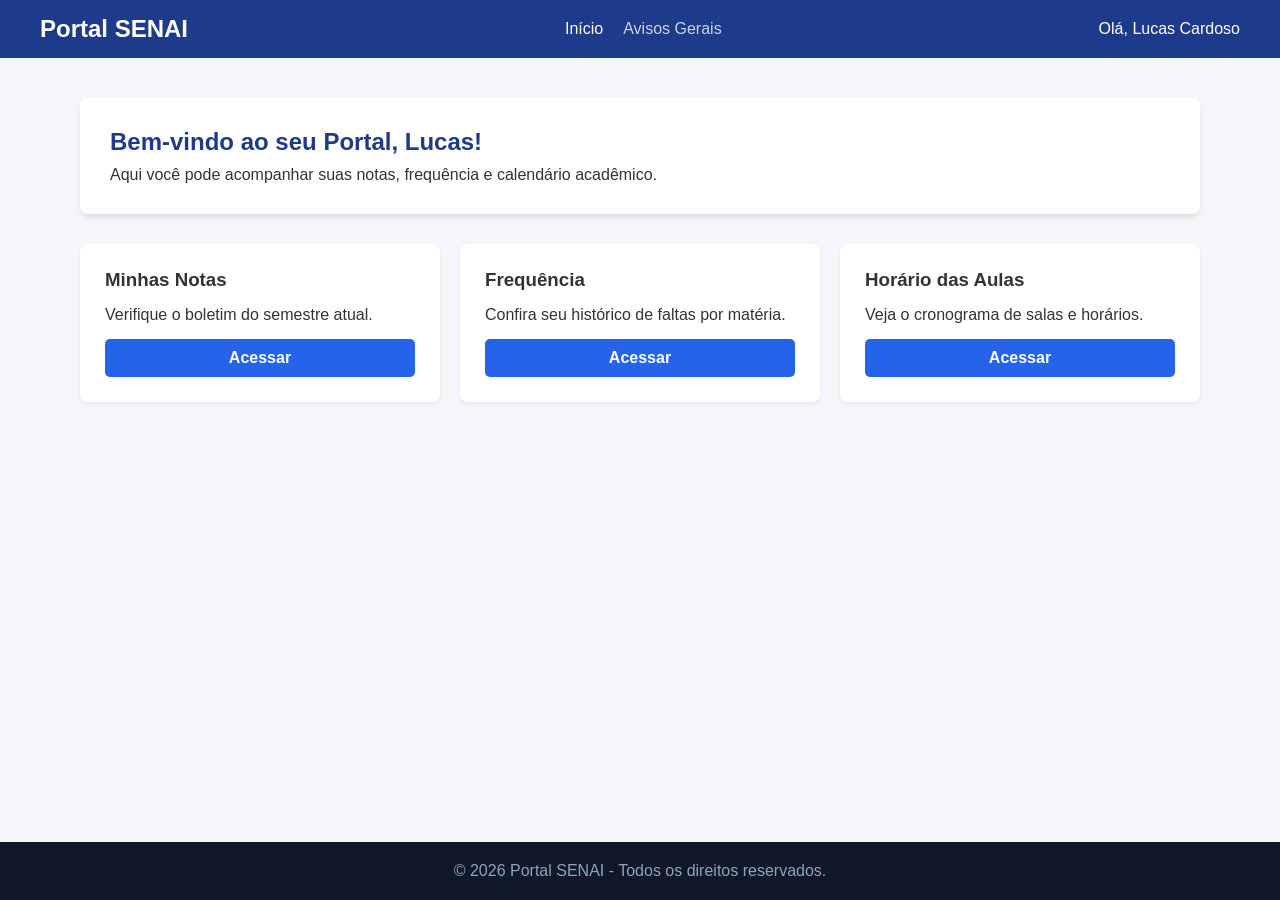
<file: Front-end/exemplo_professor/index.html>
<!DOCTYPE html> <!-- Declara o tipo do documento como HTML5 para que o navegador interprete as regras modernas corretamente -->
<html lang="pt-BR"> <!-- Elemento raiz que envolve todo o documento HTML. O atributo lang define o idioma principal como Português do Brasil -->
<head> <!-- Seção do cabeçalho técnico da página (contém metadados, títulos e links externos não visíveis diretamente no corpo) -->
    <meta charset="UTF-8"> <!-- Configura a codificação de caracteres para UTF-8, permitindo acentos e caracteres especiais da língua portuguesa -->
    <meta name="viewport" content="width=device-width, initial-scale=1.0"> <!-- Ajusta a escala da página para garantir responsividade em telas mobile e desktops -->
    <title>Portal do Aluno - Início</title> <!-- Define o título que será exibido na aba do navegador -->
    
    <!-- Vincula o arquivo de estilos compartilhado -->
    <link rel="stylesheet" href="style.css"> <!-- Importa o arquivo de estilos CSS externo (style.css) para aplicar os estilos visuais -->
</head>
<body> <!-- Contém todo o conteúdo visível da página que é exibido para o usuário final -->

    <!-- Topo da página / Cabeçalho -->
    <header class="navbar"> <!-- Elemento semântico de cabeçalho da página, estruturado com a classe CSS navbar -->
        <div class="logo">Portal SENAI</div> <!-- Bloco genérico em nível de bloco utilizado para exibir a marca/logotipo do portal -->
        
        <!-- Menu de Navegação -->
        <nav class="nav-links"> <!-- Elemento semântico de navegação que agrupa os links do menu principal -->
            <a href="index.html" class="active">Início</a> <!-- Link hipertexto para a página inicial; a classe 'active' destaca que esta é a página atual -->
            <a href="avisos.html">Avisos Gerais</a> <!-- Link hipertexto direcionando para a página de avisos gerais -->
        </nav>
        
        <div class="user-profile">Olá, Lucas Cardoso</div> <!-- Bloco informativo para exibir a saudação e o nome do usuário ativo no sistema -->
    </header>

    <!-- Conteúdo Principal -->
    <main class="container"> <!-- Elemento semântico para o conteúdo principal da página; a classe 'container' limita a largura centralizada -->
        
        <!-- Seção do cartão de boas-vindas -->
        <section class="welcome-card"> <!-- Seção semântica que agrupa visualmente o cartão de mensagem de boas-vindas -->
            <h1>Bem-vindo ao seu Portal, Lucas!</h1> <!-- Título principal e de maior relevância hierárquica (Nível 1) na página -->
            <p>Aqui você pode acompanhar suas notas, frequência e calendário acadêmico.</p> <!-- Parágrafo de texto descritivo -->
        </section>

        <!-- Grade de cards de acesso rápido -->
        <div class="dashboard-grid"> <!-- Contêiner em bloco que organiza os cartões em formato de grade flexível -->
            
            <!-- Card individual de atalho: Notas -->
            <div class="card"> <!-- Bloco representando o primeiro cartão de funcionalidade rápida -->
                <h3>Minhas Notas</h3> <!-- Título de nível 3 para identificar a seção do cartão -->
                <p>Verifique o boletim do semestre atual.</p> <!-- Parágrafo informativo da funcionalidade -->
                <a href="#" class="btn">Acessar</a> <!-- Link estilizado via CSS para ter aparência de botão de ação -->
            </div>
            
            <!-- Card individual de atalho: Frequência -->
            <div class="card"> <!-- Bloco representando o segundo cartão de funcionalidade rápida -->
                <h3>Frequência</h3> <!-- Título de nível 3 para o cartão de frequência -->
                <p>Confira seu histórico de faltas por matéria.</p> <!-- Descrição do recurso do cartão -->
                <a href="#" class="btn">Acessar</a> <!-- Botão/Link de atalho para acessar a frequência -->
            </div>
            
            <!-- Card individual de atalho: Horários -->
            <div class="card"> <!-- Bloco representando o terceiro cartão de funcionalidade rápida -->
                <h3>Horário das Aulas</h3> <!-- Título de nível 3 para o cartão de horários -->
                <p>Veja o cronograma de salas e horários.</p> <!-- Descrição do recurso exibido -->
                <a href="#" class="btn">Acessar</a> <!-- Botão/Link de atalho para acessar o cronograma -->
            </div>
            
        </div>
    </main>

    <!-- Rodapé da Página -->
    <footer class="footer"> <!-- Elemento semântico para o rodapé da página estilizado com a classe 'footer' -->
        <p>&copy; 2026 Portal SENAI - Todos os direitos reservados.</p> <!-- Parágrafo exibindo a indicação de direitos autorais e copyright -->
    </footer>

</body>
</html>
</file>
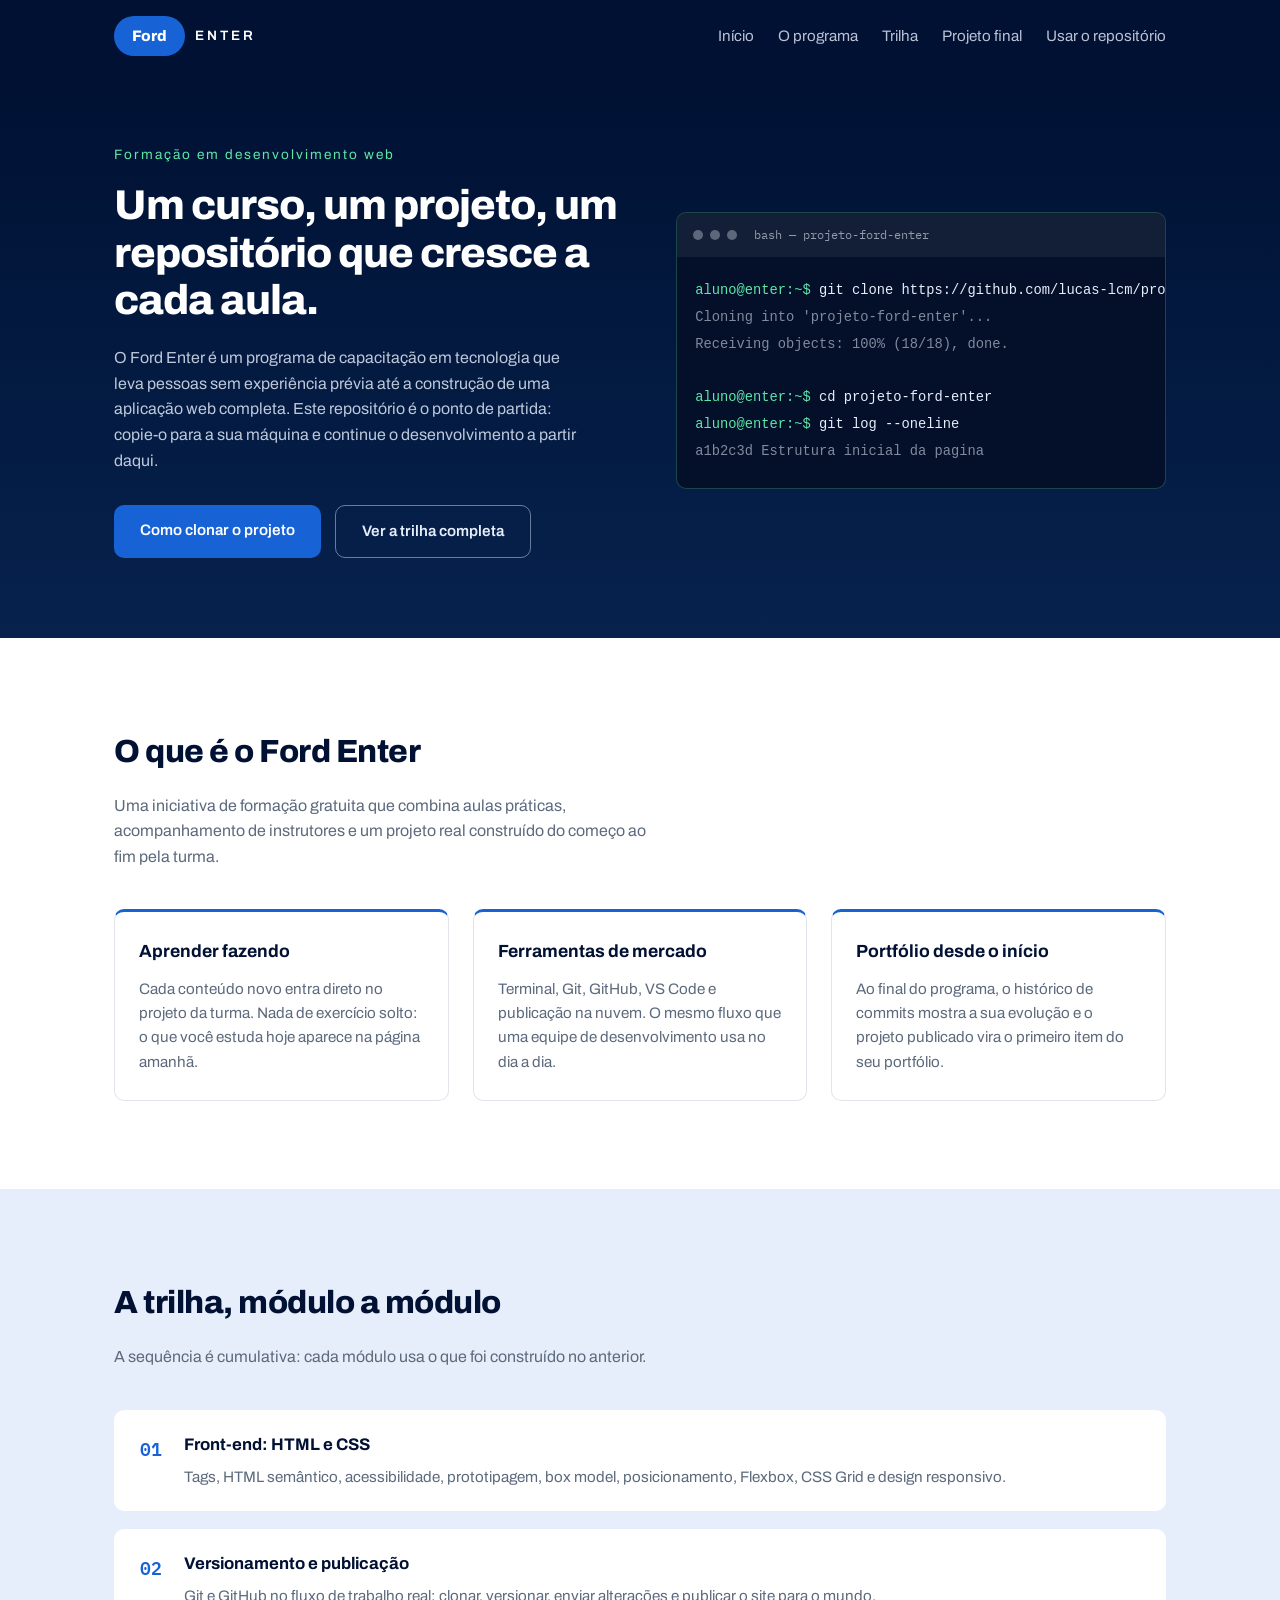
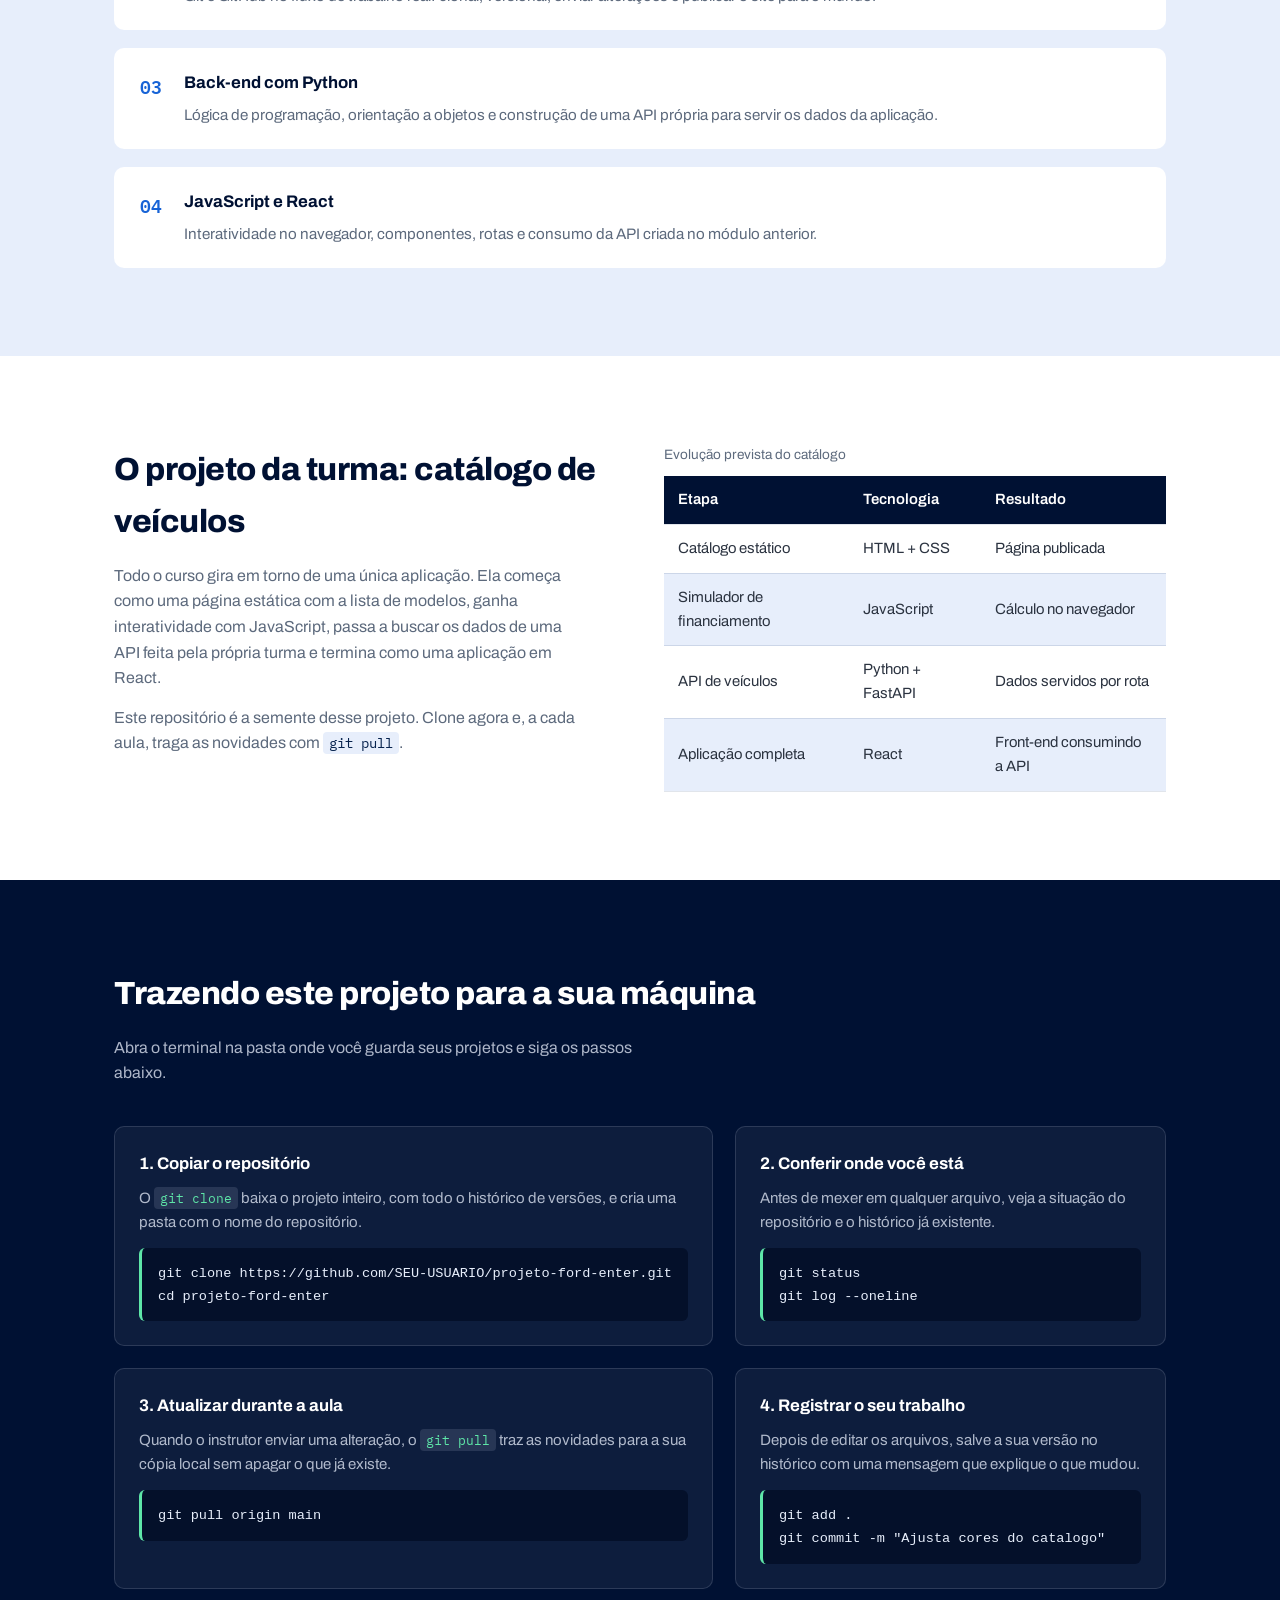
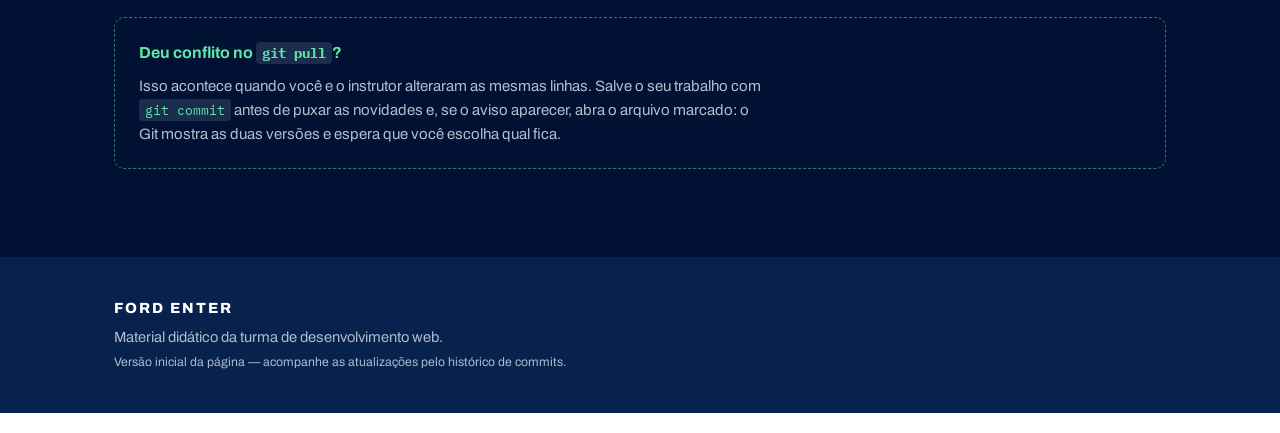
<file: Front-end/sobre_ford.html>
<!DOCTYPE html>
<html lang="pt-BR">

<head>
  <!-- Metadados básicos: codificação e responsividade (Aula 13) -->
  <meta charset="UTF-8">
  <meta name="viewport" content="width=device-width, initial-scale=1.0">

  <!-- Metadados de SEO (Aula 03) -->
  <title>Projeto Ford Enter | Programa de formação em desenvolvimento web</title>
  <meta name="description"
    content="Página-base do projeto Ford Enter: o que é o programa, a trilha de aprendizagem e como clonar este repositório com Git.">
  <meta name="author" content="Turma Ford Enter">

  <!-- Fontes externas -->
  <link rel="preconnect" href="https://fonts.googleapis.com">
  <link rel="preconnect" href="https://fonts.gstatic.com" crossorigin>
  <link href="https://fonts.googleapis.com/css2?family=Archivo:wght@400;600;800&family=IBM+Plex+Mono:wght@400;600&display=swap"
    rel="stylesheet">

  <!-- Folha de estilos do projeto (CSS externo, Aula 07) -->
  <link rel="stylesheet" href="style_sobre_ford.css">
</head>

<body>

  <!-- ===== Cabeçalho e navegação ===== -->
  <header class="cabecalho">
    <div class="container cabecalho__conteudo">
      <a class="marca" href="sobre_ford.html">
        <span class="marca__oval">Ford</span>
        <span class="marca__texto">Enter</span>
      </a>

      <nav class="menu" aria-label="Navegação principal">
        <ul class="menu__lista">
          <li><a href="index.html" class="active">Início</a></li>
          <li><a href="#programa">O programa</a></li>
          <li><a href="#trilha">Trilha</a></li>
          <li><a href="#projeto">Projeto final</a></li>
          <li><a href="#git">Usar o repositório</a></li>
          

        </ul>
      </nav>
    </div>
  </header>

  <main>

    <!-- ===== Destaque (hero) ===== -->
    <section class="hero">
      <div class="container hero__grade">

        <div class="hero__texto">
          <p class="hero__chamada">Formação em desenvolvimento web</p>
          <h1 class="hero__titulo">Um curso, um projeto, um repositório que cresce a cada aula.</h1>
          <p class="hero__descricao">
            O Ford Enter é um programa de capacitação em tecnologia que leva pessoas sem experiência prévia
            até a construção de uma aplicação web completa. Este repositório é o ponto de partida:
            copie-o para a sua máquina e continue o desenvolvimento a partir daqui.
          </p>

          <div class="hero__acoes">
            <a class="botao botao--principal" href="#git">Como clonar o projeto</a>
            <a class="botao botao--secundario" href="#trilha">Ver a trilha completa</a>
          </div>
        </div>

        <!-- Bloco que imita um terminal: o comando é o próprio "cartão de visitas" da aula -->
        <div class="terminal" aria-label="Exemplo de uso do terminal">
          <div class="terminal__barra">
            <span class="terminal__ponto"></span>
            <span class="terminal__ponto"></span>
            <span class="terminal__ponto"></span>
            <span class="terminal__nome">bash — projeto-ford-enter</span>
          </div>
          <pre class="terminal__corpo"><code><span class="prompt">aluno@enter:~$</span> git clone https://github.com/lucas-lcm/projeto-ford-enter.git
<span class="saida">Cloning into 'projeto-ford-enter'...</span>
<span class="saida">Receiving objects: 100% (18/18), done.</span>

<span class="prompt">aluno@enter:~$</span> cd projeto-ford-enter
<span class="prompt">aluno@enter:~$</span> git log --oneline
<span class="saida">a1b2c3d Estrutura inicial da pagina</span></code></pre>
        </div>

      </div>
    </section>

    <!-- ===== O programa ===== -->
    <section class="secao" id="programa">
      <div class="container">
        <h2 class="secao__titulo">O que é o Ford Enter</h2>
        <p class="secao__intro">
          Uma iniciativa de formação gratuita que combina aulas práticas, acompanhamento de instrutores
          e um projeto real construído do começo ao fim pela turma.
        </p>

        <ul class="cartoes">
          <li class="cartao">
            <h3 class="cartao__titulo">Aprender fazendo</h3>
            <p>Cada conteúdo novo entra direto no projeto da turma. Nada de exercício solto: o que
              você estuda hoje aparece na página amanhã.</p>
          </li>
          <li class="cartao">
            <h3 class="cartao__titulo">Ferramentas de mercado</h3>
            <p>Terminal, Git, GitHub, VS Code e publicação na nuvem. O mesmo fluxo que uma equipe de
              desenvolvimento usa no dia a dia.</p>
          </li>
          <li class="cartao">
            <h3 class="cartao__titulo">Portfólio desde o início</h3>
            <p>Ao final do programa, o histórico de commits mostra a sua evolução e o projeto publicado
              vira o primeiro item do seu portfólio.</p>
          </li>
        </ul>
      </div>
    </section>

    <!-- ===== Trilha de aprendizagem ===== -->
    <section class="secao secao--clara" id="trilha">
      <div class="container">
        <h2 class="secao__titulo">A trilha, módulo a módulo</h2>
        <p class="secao__intro">
          A sequência é cumulativa: cada módulo usa o que foi construído no anterior.
        </p>

        <ol class="trilha">
          <li class="trilha__etapa">
            <span class="trilha__numero">01</span>
            <div>
              <h3 class="trilha__titulo">Front-end: HTML e CSS</h3>
              <p>Tags, HTML semântico, acessibilidade, prototipagem, box model, posicionamento,
                Flexbox, CSS Grid e design responsivo.</p>
            </div>
          </li>
          <li class="trilha__etapa">
            <span class="trilha__numero">02</span>
            <div>
              <h3 class="trilha__titulo">Versionamento e publicação</h3>
              <p>Git e GitHub no fluxo de trabalho real: clonar, versionar, enviar alterações e
                publicar o site para o mundo.</p>
            </div>
          </li>
          <li class="trilha__etapa">
            <span class="trilha__numero">03</span>
            <div>
              <h3 class="trilha__titulo">Back-end com Python</h3>
              <p>Lógica de programação, orientação a objetos e construção de uma API própria para
                servir os dados da aplicação.</p>
            </div>
          </li>
          <li class="trilha__etapa">
            <span class="trilha__numero">04</span>
            <div>
              <h3 class="trilha__titulo">JavaScript e React</h3>
              <p>Interatividade no navegador, componentes, rotas e consumo da API criada no módulo
                anterior.</p>
            </div>
          </li>
        </ol>
      </div>
    </section>

    <!-- ===== Projeto final ===== -->
    <section class="secao" id="projeto">
      <div class="container projeto">
        <div class="projeto__texto">
          <h2 class="secao__titulo">O projeto da turma: catálogo de veículos</h2>
          <p>
            Todo o curso gira em torno de uma única aplicação. Ela começa como uma página estática
            com a lista de modelos, ganha interatividade com JavaScript, passa a buscar os dados de
            uma API feita pela própria turma e termina como uma aplicação em React.
          </p>
          <p>
            Este repositório é a semente desse projeto. Clone agora e, a cada aula, traga as
            novidades com <code class="codigo">git pull</code>.
          </p>
        </div>

        <table class="tabela">
          <caption>Evolução prevista do catálogo</caption>
          <thead>
            <tr>
              <th scope="col">Etapa</th>
              <th scope="col">Tecnologia</th>
              <th scope="col">Resultado</th>
            </tr>
          </thead>
          <tbody>
            <tr>
              <td>Catálogo estático</td>
              <td>HTML + CSS</td>
              <td>Página publicada</td>
            </tr>
            <tr>
              <td>Simulador de financiamento</td>
              <td>JavaScript</td>
              <td>Cálculo no navegador</td>
            </tr>
            <tr>
              <td>API de veículos</td>
              <td>Python + FastAPI</td>
              <td>Dados servidos por rota</td>
            </tr>
            <tr>
              <td>Aplicação completa</td>
              <td>React</td>
              <td>Front-end consumindo a API</td>
            </tr>
          </tbody>
        </table>
      </div>
    </section>

    <!-- ===== Instruções de Git ===== -->
    <section class="secao secao--escura" id="git">
      <div class="container">
        <h2 class="secao__titulo">Trazendo este projeto para a sua máquina</h2>
        <p class="secao__intro">
          Abra o terminal na pasta onde você guarda seus projetos e siga os passos abaixo.
        </p>

        <div class="passos">

          <article class="passo">
            <h3 class="passo__titulo">1. Copiar o repositório</h3>
            <p>O <code class="codigo">git clone</code> baixa o projeto inteiro, com todo o histórico de
              versões, e cria uma pasta com o nome do repositório.</p>
            <pre class="bloco-codigo"><code>git clone https://github.com/SEU-USUARIO/projeto-ford-enter.git
cd projeto-ford-enter</code></pre>
          </article>

          <article class="passo">
            <h3 class="passo__titulo">2. Conferir onde você está</h3>
            <p>Antes de mexer em qualquer arquivo, veja a situação do repositório e o histórico já
              existente.</p>
            <pre class="bloco-codigo"><code>git status
git log --oneline</code></pre>
          </article>

          <article class="passo">
            <h3 class="passo__titulo">3. Atualizar durante a aula</h3>
            <p>Quando o instrutor enviar uma alteração, o <code class="codigo">git pull</code> traz as
              novidades para a sua cópia local sem apagar o que já existe.</p>
            <pre class="bloco-codigo"><code>git pull origin main</code></pre>
          </article>

          <article class="passo">
            <h3 class="passo__titulo">4. Registrar o seu trabalho</h3>
            <p>Depois de editar os arquivos, salve a sua versão no histórico com uma mensagem que
              explique o que mudou.</p>
            <pre class="bloco-codigo"><code>git add .
git commit -m "Ajusta cores do catalogo"</code></pre>
          </article>

        </div>

        <aside class="aviso">
          <h3 class="aviso__titulo">Deu conflito no <code class="codigo">git pull</code>?</h3>
          <p>
            Isso acontece quando você e o instrutor alteraram as mesmas linhas. Salve o seu trabalho
            com <code class="codigo">git commit</code> antes de puxar as novidades e, se o aviso
            aparecer, abra o arquivo marcado: o Git mostra as duas versões e espera que você escolha
            qual fica.
          </p>
        </aside>
      </div>
    </section>

  </main>

  <!-- ===== Rodapé ===== -->
  <footer class="rodape">
    <div class="container rodape__conteudo">
      <p class="rodape__marca">Ford Enter</p>
      <p>Material didático da turma de desenvolvimento web.</p>
      <p><small>Versão inicial da página — acompanhe as atualizações pelo histórico de commits.</small></p>
    </div>
  </footer>

</body>

</html>
</file>
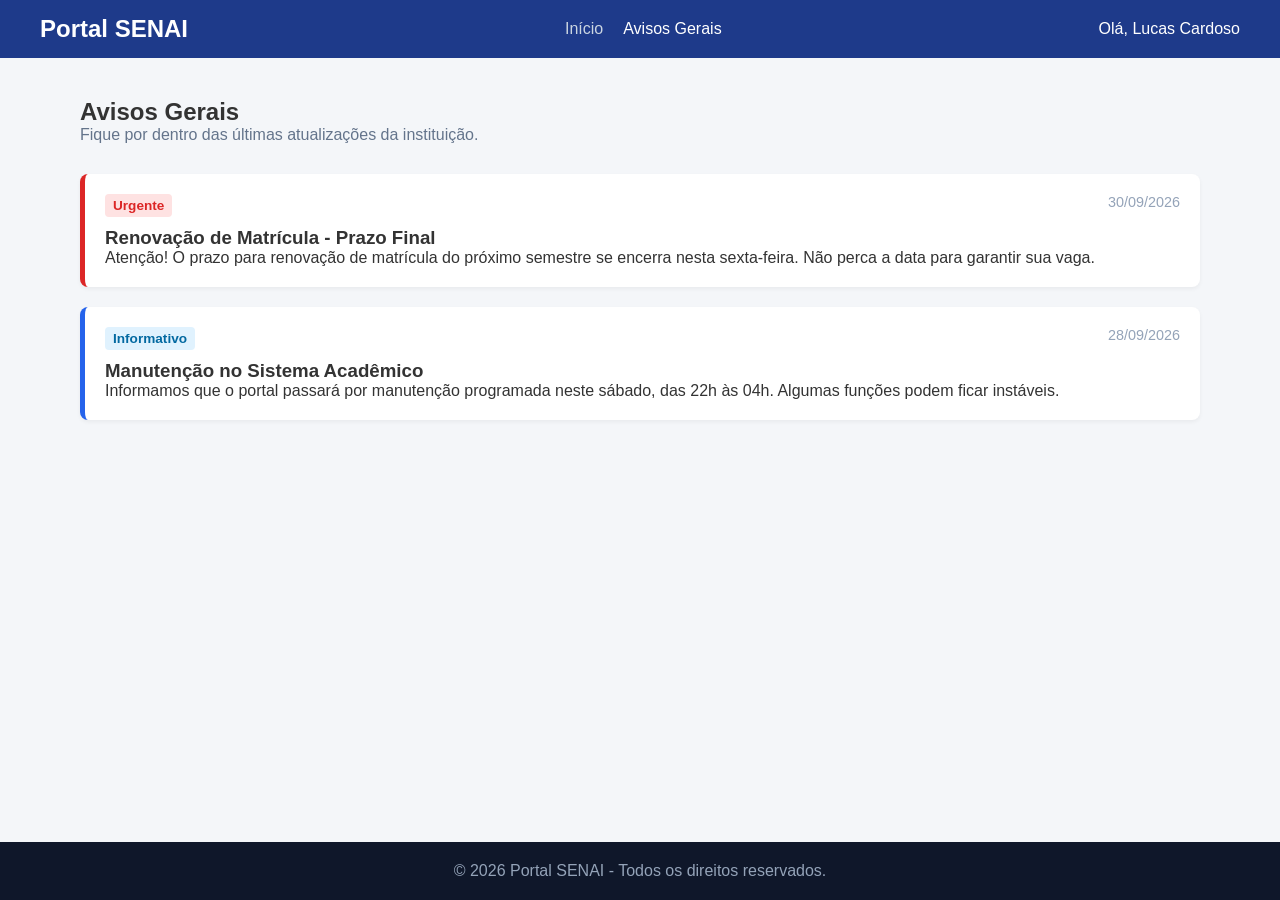
<file: Front-end/exemplo_professor/avisos.html>
<!DOCTYPE html> <!-- Informa ao navegador que o documento deve ser renderizado no padrão HTML5 -->
<html lang="pt-BR"> <!-- Define a linguagem base da estrutura do documento como português do Brasil -->
<head> <!-- Seção com os metadados e arquivos de configuração que não aparecem na tela diretamente -->
    <meta charset="UTF-8"> <!-- Define o padrão de codificação de caracteres UTF-8 -->
    <meta name="viewport" content="width=device-width, initial-scale=1.0"> <!-- Ajusta a visualização para dispositivos móveis e telas responsivas -->
    <title>Portal do Aluno - Avisos Gerais</title> <!-- Define o título exibido na aba do navegador para a página de avisos -->
    <link rel="stylesheet" href="style.css"> <!-- Importa a folha de estilo CSS compartilhada -->
</head>
<body> <!-- Contêiner de todos os elementos visíveis na página de avisos -->

    <!-- Cabeçalho idêntico para manter a consistência do portal -->
    <header class="navbar"> <!-- Seção semântica de topo da página contendo o menu e perfil -->
        <div class="logo">Portal SENAI</div> <!-- Exibição do nome da marca/sistema -->
        
        <nav class="nav-links"> <!-- Menu semântico com os hiperlinks de navegação do portal -->
            <a href="index.html">Início</a> <!-- Link para retornar à página inicial -->
            <!-- A classe active muda de lugar para indicar a página atual -->
            <a href="avisos.html" class="active">Avisos Gerais</a> <!-- Link para a página de avisos marcada com a classe active -->
        </nav>
        
        <div class="user-profile">Olá, Lucas Cardoso</div> <!-- Identificação do usuário logado -->
    </header>

    <!-- Conteúdo de Avisos -->
    <main class="container"> <!-- Área central contentora do conteúdo específico de avisos -->
        <h2>Avisos Gerais</h2> <!-- Título de nível 2 indicando a seção atual de avisos -->
        <p class="subtitle">Fique por dentro das últimas atualizações da instituição.</p> <!-- Parágrafo usado como subtítulo com estilo suavizado -->

        <!-- Lista de avisos empilhada verticalmente -->
        <div class="avisos-list"> <!-- Bloco contêiner para organizar todos os itens de aviso em pilha -->
            
            <!-- Aviso individual: Urgente -->
            <div class="aviso-item urgente"> <!-- Cartão de aviso contendo a classe adicional 'urgente' para a borda vermelha -->
                <div class="aviso-header"> <!-- Cabeçalho do cartão de aviso para alinhar a categoria e a data -->
                    <span class="tag">Urgente</span> <!-- Elemento inline estilizado como etiqueta de destaque para indicar urgência -->
                    <span class="data">30/09/2026</span> <!-- Elemento inline utilizado para formatar e destacar a data do aviso -->
                </div>
                <h3>Renovação de Matrícula - Prazo Final</h3> <!-- Título de nível 3 para o assunto do aviso urgente -->
                <p>Atenção! O prazo para renovação de matrícula do próximo semestre se encerra nesta sexta-feira. Não perca a data para garantir sua vaga.</p> <!-- Descrição detalhada do aviso urgente -->
            </div>

            <!-- Aviso individual: Informativo -->
            <div class="aviso-item"> <!-- Cartão de aviso padrão contendo a borda padrão em azul -->
                <div class="aviso-header"> <!-- Cabeçalho para alinhamento da etiqueta informativa e da data -->
                    <span class="tag info">Informativo</span> <!-- Etiqueta com classe adicional 'info' para mudar a cor para tons de azul -->
                    <span class="data">28/09/2026</span> <!-- Exibição da data da notícia informativa -->
                </div>
                <h3>Manutenção no Sistema Acadêmico</h3> <!-- Título de nível 3 descrevendo o assunto do aviso informativo -->
                <p>Informamos que o portal passará por manutenção programada neste sábado, das 22h às 04h. Algumas funções podem ficar instáveis.</p> <!-- Descrição detalhada sobre o período de manutenção -->
            </div>
            
        </div>
    </main>

    <!-- Rodapé -->
    <footer class="footer"> <!-- Seção semântica do rodapé da página -->
        <p>&copy; 2026 Portal SENAI - Todos os direitos reservados.</p> <!-- Mensagem de copyright do portal -->
    </footer>

</body>
</html>
</file>
<file: Front-end/exemplo_professor/style.css>
/* ==================== CONFIGURAÇÕES GERAIS ==================== */
/* Seletor Universal (*): Seleciona todos os elementos do HTML da aplicação */
* {
    margin: 0;             /* Zera a margem externa padrão dada pelos navegadores a diversos elementos */
    padding: 0;            /* Zera o preenchimento/espaçamento interno padrão de todos os elementos */
    box-sizing: border-box; /* Faz com que padding e bordas sejam incluídos na largura e altura totais do elemento */
}

/* Regras aplicadas ao corpo (body) da página */
body {
    font-family: 'Segoe UI', Tahoma, Geneva, Verdana, sans-serif; /* Define a lista de fontes padrão com alternativas de reserva */
    background-color: #f4f6f9;                                    /* Cor de fundo cinza bem claro para toda a tela */
    color: #333;                                                  /* Cor do texto principal (cinza escuro) para dar um bom contraste */
    /* Configura o body para empilhar Header, Main e Footer perfeitamente */
    display: flex;                                                /* Transforma o elemento body em um contêiner flexível */
    flex-direction: column;                                       /* Empilha os elementos filhos (header, main e footer) em sentido vertical */
    min-height: 100vh;                                            /* Garante que o corpo ocupe no mínimo 100% da altura visível da tela */
}

/* ==================== BARRA DE NAVEGAÇÃO (FLEXBOX) ==================== */
/* Classe do cabeçalho superior */
.navbar {
    display: flex;                  /* Define a barra como contêiner flexível na horizontal */
    justify-content: space-between; /* Distribui os 3 blocos (logo, menu, perfil) com espaço igual entre eles */
    align-items: center;            /* Centraliza todos os itens do cabeçalho verticalmente */
    background-color: #1e3a8a;       /* Cor de fundo em tom azul escuro institucional */
    padding: 15px 40px;             /* Preenchimento interno (15px acima/abaixo e 40px nas laterais) */
    color: white;                   /* Define a cor padrão do texto dentro da navbar como branca */
}

/* Classe de formatação do Logotipo */
.logo {
    font-size: 1.5rem;              /* Define o tamanho da fonte proporcional (1.5x o tamanho padrão) */
    font-weight: bold;              /* Aplica o estilo em negrito ao texto do logo */
}

/* Contêiner dos links da navegação no menu */
.nav-links {
    display: flex;                  /* Organiza os hiperlinks em formato de linha horizontal */
    gap: 20px;                      /* Espaçamento interno de 20px entre os links do menu */
}

/* Formatação dos links dentro da barra de navegação */
.nav-links a {
    color: #cbd5e1;                 /* Cor inicial dos links em um tom azul-acinzentado claro */
    text-decoration: none;          /* Remove a linha sublinhada padrão dos links do navegador */
    font-weight: 500;               /* Define a espessura média da fonte */
    transition: color 0.3s;         /* Define a animação suave de 0.3 segundos ao mudar de cor no passar do mouse */
}

/* Regra encadeada para estados de sobreposição do mouse (:hover) e link ativo (.active) */
.nav-links a:hover, .nav-links a.active {
    color: white;                   /* Destaca o link ativo ou com o mouse por cima mudando a cor do texto para branco */
}

/* ==================== CONTAINER PRINCIPAL ==================== */
/* Classe que envolve e limita o conteúdo principal de cada página */
.container {
    flex: 1;                        /* Faz o conteúdo principal esticar e ocupar todo o espaço restante, empurrando o rodapé para o fim */
    padding: 40px;                  /* Adiciona 40px de preenchimento interno em todas as bordas */
    max-width: 1200px;              /* Limita a largura máxima da área de conteúdo em telas grandes */
    width: 100%;                    /* Garante que o contêiner ocupe 100% da largura disponível até o limite do max-width */
    margin: 0 auto;                 /* Centraliza a estrutura da página horizontalmente na tela */
}

/* Classe para elementos de subtítulo */
.subtitle {
    color: #64748b;                 /* Cor de texto em tom cinza azulado suave */
    margin-bottom: 30px;            /* Adiciona um espaçamento de 30px abaixo do subtítulo */
}

/* ==================== PÁGINA INICIAL: CARDS E GRID (FLEXBOX) ==================== */
/* Cartão superior de boas-vindas na página inicial */
.welcome-card {
    background-color: white;                   /* Fundo branco para destacar do fundo da página */
    padding: 30px;                             /* Espaçamento interno de 30px */
    border-radius: 8px;                        /* Arredonda os quatro cantos do cartão em 8px */
    box-shadow: 0 4px 6px -1px rgba(0,0,0,0.1);/* Cria uma sombra suave abaixo do cartão dando a sensação de elevação */
    margin-bottom: 30px;                       /* Espaçamento de 30px na parte inferior para afastar do grid */
}

/* Título dentro do cartão de boas-vindas */
.welcome-card h1 {
    color: #1e3a8a;                 /* Define a cor azul escuro para o título principal do cartão */
    margin-bottom: 10px;            /* Afasta o título em 10px do parágrafo explicativo que vem abaixo */
}

/* Grid de controle dos blocos de acesso rápido */
.dashboard-grid {
    display: flex;                  /* Aplica o layout flexível para dispor os cartões lado a lado */
    gap: 20px;                      /* Adiciona um espaço fixo de 20px entre os cartões */
    flex-wrap: wrap;                /* Se a tela quebrar/diminuir, os cards vão para a linha de baixo automaticamente */
}

/* Estilo individual de cada cartão da página inicial */
.card {
    background-color: white;        /* Fundo branco para cada cartão */
    flex: 1;                        /* Distribui o tamanho igualmente entre os cards para preencherem a linha */
    min-width: 250px;               /* Impede que o card esmague muito em telas pequenas, forçando a quebra de linha */
    padding: 25px;                  /* Preenchimento interno de 25px dentro do cartão */
    border-radius: 8px;             /* Cantos arredondados de 8px */
    box-shadow: 0 2px 4px rgba(0,0,0,0.05); /* Aplica uma sombra leve nas bordas */
    display: flex;                  /* Transforma o cartão em um contêiner flexível interno */
    flex-direction: column;         /* Alinha os textos e o botão de forma interna usando Flexbox em sentido vertical */
    justify-content: space-between; /* Empurra o botão "Acessar" sempre para a base do card mantendo espaço proporcional */
    gap: 15px;                      /* Distância de 15px entre os elementos internos do cartão */
}

/* Botões de ação dos cartões */
.btn {
    background-color: #2563eb;       /* Fundo em cor azul vibrante */
    color: white;                   /* Cor do texto em branco */
    text-align: center;             /* Centraliza o texto do botão horizontalmente */
    padding: 10px;                  /* Preenchimento de 10px em volta do texto do botão */
    text-decoration: none;          /* Remove a linha sublinhada padrão dos links */
    border-radius: 5px;             /* Cantos suavemente arredondados em 5px */
    font-weight: bold;              /* Texto do botão em negrito */
    transition: background 0.3s;    /* Transição suave de 0.3s para a mudança de cor do fundo no efeito hover */
}

/* Efeito ao passar o cursor do mouse no botão */
.btn:hover {
    background-color: #1d4ed8;       /* Escurece ligeiramente o azul do fundo quando o usuário passa o mouse */
}

/* ==================== PÁGINA DE AVISOS ==================== */
/* Contêiner da lista de avisos */
.avisos-list {
    display: flex;                  /* Transforma a lista de avisos em um contêiner flexível */
    flex-direction: column;         /* Lista os avisos em formato de pilha (vertical) */
    gap: 20px;                      /* Espaçamento de 20px entre um cartão de aviso e outro */
}

/* Estilo base do item/cartão de aviso */
.aviso-item {
    background-color: white;        /* Fundo branco no cartão de aviso */
    padding: 20px;                  /* Preenchimento interno de 20px */
    border-radius: 8px;             /* Arredondamento dos cantos em 8px */
    border-left: 5px solid #2563eb; /* Borda lateral azul padrão na extrema esquerda do cartão */
    box-shadow: 0 2px 4px rgba(0,0,0,0.05); /* Sombra suave ao redor do cartão */
}

/* Aplica uma variação visual para avisos marcados como urgentes */
.aviso-item.urgente {
    border-left-color: #dc2626;     /* Muda a cor da borda esquerda para vermelho */
}

/* Linha superior dentro do cartão do aviso */
.aviso-header {
    display: flex;                  /* Organiza a tag e a data na horizontal usando Flexbox */
    justify-content: space-between; /* Joga a Tag para a esquerda e a Data para a extrema direita */
    margin-bottom: 10px;            /* Afasta o cabeçalho em 10px do título do aviso */
}

/* Tag/Etiqueta padronizada de aviso (ex: Urgente) */
.tag {
    background-color: #fee2e2;       /* Fundo vermelho claro para chamar atenção */
    color: #dc2626;                 /* Texto em tom de vermelho escuro */
    padding: 4px 8px;               /* Preenchimento interno da tag (4px acima/abaixo, 8px lados) */
    border-radius: 4px;             /* Cantos suavemente arredondados em 4px */
    font-size: 0.85rem;             /* Tamanho da fonte levemente menor que o texto base */
    font-weight: bold;              /* Texto da tag em negrito */
}

/* Variação visual para tags do tipo informativo */
.tag.info {
    background-color: #e0f2fe;       /* Troca o fundo da tag para um tom de azul claro */
    color: #0369a1;                 /* Troca a cor do texto da tag para azul escuro */
}

/* Texto de data dentro dos avisos */
.data {
    color: #94a3b8;                 /* Define uma cor cinza clara para a data para mantê-la sutil */
    font-size: 0.9rem;              /* Fonte ligeiramente menor para não roubar o foco principal */
}

/* ==================== RODAPÉ ==================== */
/* Estilo para a barra do rodapé */
.footer {
    background-color: #0f172a;      /* Fundo azul muito escuro (quase preto) */
    color: #94a3b8;                 /* Cor de texto cinza claro para bom contraste e leitura */
    text-align: center;             /* Centraliza o texto do rodapé horizontalmente */
    padding: 20px;                  /* Preenchimento interno de 20px em todas as direções */
    margin-top: auto;               /* Reforço mecânico para manter o rodapé sempre embaixo caso o conteúdo seja curto */
}
</file>
<file: Front-end/style_sobre_ford.css>
/* =========================================================
   Projeto Ford Enter — folha de estilos
   Organizada na mesma ordem das aulas: variáveis, reset,
   layout base, componentes e, por último, responsividade.
   ========================================================= */

/* ---------- 1. Variáveis de cor e espaçamento ---------- */
:root {
  --azul-profundo: #001133;
  --azul-escuro: #06224d;
  --azul-vivo: #1763d6;
  --azul-claro: #e7eefb;
  --cinza-texto: #2b3340;
  --cinza-suave: #5d6a7d;
  --branco: #ffffff;
  --verde-terminal: #5ee6a8;

  --borda: 1px solid rgba(13, 42, 90, 0.12);
  --raio: 10px;
  --espaco-secao: 88px;
}

/* ---------- 2. Reset básico ---------- */
* {
  margin: 0;
  padding: 0;
  box-sizing: border-box;
  /* box-sizing: a largura já inclui padding e borda (Aula 08) */
}

body {
  font-family: 'Archivo', Arial, Helvetica, sans-serif;
  color: var(--cinza-texto);
  background-color: var(--branco);
  line-height: 1.6;
}

img {
  max-width: 100%;
  display: block;
}

a {
  color: inherit;
  text-decoration: none;
}

/* ---------- 3. Estrutura de página ---------- */
.container {
  width: 100%;
  max-width: 1100px;
  margin: 0 auto;
  /* margens automáticas centralizam o bloco */
  padding: 0 24px;
}

.secao {
  padding: var(--espaco-secao) 0;
}

.secao--clara {
  background-color: var(--azul-claro);
}

.secao--escura {
  background-color: var(--azul-profundo);
  color: var(--azul-claro);
}

.secao__titulo {
  font-size: 2rem;
  font-weight: 800;
  letter-spacing: -0.5px;
  color: var(--azul-profundo);
  margin-bottom: 16px;
}

.secao--escura .secao__titulo {
  color: var(--branco);
}

.secao__intro {
  max-width: 60ch;
  /* linhas curtas são mais fáceis de ler */
  color: var(--cinza-suave);
  margin-bottom: 40px;
}

.secao--escura .secao__intro {
  color: rgba(231, 238, 251, 0.75);
}

/* ---------- 4. Cabeçalho ---------- */
.cabecalho {
  background-color: var(--azul-profundo);
  position: sticky;
  /* o menu acompanha a rolagem (Aula 09) */
  top: 0;
  z-index: 10;
}

.cabecalho__conteudo {
  display: flex;
  /* Flexbox alinha logo e menu (Aula 11) */
  align-items: center;
  justify-content: space-between;
  gap: 24px;
  min-height: 72px;
}

.marca {
  display: flex;
  align-items: center;
  gap: 10px;
}

.marca__oval {
  background-color: var(--azul-vivo);
  color: var(--branco);
  font-weight: 800;
  font-size: 0.95rem;
  padding: 8px 18px;
  border-radius: 999px;
}

.marca__texto {
  color: var(--branco);
  font-weight: 600;
  letter-spacing: 3px;
  text-transform: uppercase;
  font-size: 0.85rem;
}

.menu__lista {
  list-style: none;
  display: flex;
  flex-wrap: wrap;
  gap: 24px;
}

.menu__lista a {
  color: rgba(231, 238, 251, 0.8);
  font-size: 0.95rem;
  padding-bottom: 4px;
  border-bottom: 2px solid transparent;
}

/* Pseudoclasses de interação (Aula 10) */
.menu__lista a:hover,
.menu__lista a:focus-visible {
  color: var(--branco);
  border-bottom-color: var(--verde-terminal);
}

/* ---------- 5. Destaque (hero) ---------- */
.hero {
  background: linear-gradient(180deg, var(--azul-profundo) 0%, var(--azul-escuro) 100%);
  color: var(--branco);
  padding: 72px 0 80px;
}

.hero__grade {
  display: grid;
  /* CSS Grid em duas colunas (Aula 12) */
  grid-template-columns: 1.05fr 1fr;
  gap: 48px;
  align-items: center;
}

.hero__chamada {
  color: var(--verde-terminal);
  font-size: 0.85rem;
  letter-spacing: 2px;
  margin-bottom: 16px;
}

.hero__titulo {
  font-size: 2.6rem;
  line-height: 1.15;
  font-weight: 800;
  letter-spacing: -1px;
  margin-bottom: 20px;
}

.hero__descricao {
  color: rgba(231, 238, 251, 0.82);
  max-width: 52ch;
  margin-bottom: 32px;
}

.hero__acoes {
  display: flex;
  flex-wrap: wrap;
  gap: 14px;
}

.botao {
  display: inline-block;
  padding: 13px 26px;
  border-radius: var(--raio);
  font-weight: 600;
  font-size: 0.95rem;
  transition: background-color 0.2s, color 0.2s;
}

.botao--principal {
  background-color: var(--azul-vivo);
  color: var(--branco);
}

.botao--principal:hover,
.botao--principal:focus-visible {
  background-color: #2f7bf0;
}

.botao--secundario {
  border: 1px solid rgba(231, 238, 251, 0.45);
  color: var(--azul-claro);
}

.botao--secundario:hover,
.botao--secundario:focus-visible {
  background-color: rgba(231, 238, 251, 0.12);
}

/* ---------- 6. Bloco de terminal ---------- */
.terminal {
  background-color: #04102a;
  border: 1px solid rgba(94, 230, 168, 0.25);
  border-radius: var(--raio);
  overflow: hidden;
}

.terminal__barra {
  display: flex;
  align-items: center;
  gap: 7px;
  padding: 12px 16px;
  background-color: rgba(255, 255, 255, 0.06);
}

.terminal__ponto {
  width: 10px;
  height: 10px;
  border-radius: 50%;
  background-color: rgba(231, 238, 251, 0.35);
}

.terminal__nome {
  margin-left: 10px;
  font-size: 0.78rem;
  color: rgba(231, 238, 251, 0.6);
  font-family: 'IBM Plex Mono', monospace;
}

.terminal__corpo {
  padding: 20px 18px 24px;
  font-family: 'IBM Plex Mono', monospace;
  font-size: 0.86rem;
  line-height: 1.8;
  color: var(--azul-claro);
  overflow-x: auto;
  /* em telas pequenas o código rola na horizontal */
}

.prompt {
  color: var(--verde-terminal);
}

.saida {
  color: rgba(231, 238, 251, 0.55);
}

/* ---------- 7. Cartões ---------- */
.cartoes {
  list-style: none;
  display: grid;
  grid-template-columns: repeat(3, 1fr);
  gap: 24px;
}

.cartao {
  border: var(--borda);
  border-top: 3px solid var(--azul-vivo);
  border-radius: var(--raio);
  padding: 26px 24px;
}

.cartao__titulo {
  font-size: 1.1rem;
  color: var(--azul-profundo);
  margin-bottom: 10px;
}

.cartao p {
  color: var(--cinza-suave);
  font-size: 0.95rem;
}

/* ---------- 8. Trilha (sequência numerada) ---------- */
.trilha {
  list-style: none;
  display: grid;
  gap: 18px;
}

.trilha__etapa {
  display: flex;
  gap: 22px;
  align-items: flex-start;
  background-color: var(--branco);
  border-radius: var(--raio);
  padding: 22px 26px;
}

.trilha__numero {
  font-family: 'IBM Plex Mono', monospace;
  font-weight: 600;
  color: var(--azul-vivo);
  font-size: 1.1rem;
  padding-top: 2px;
}

.trilha__titulo {
  font-size: 1.05rem;
  color: var(--azul-profundo);
  margin-bottom: 6px;
}

.trilha__etapa p {
  color: var(--cinza-suave);
  font-size: 0.95rem;
}

/* ---------- 9. Projeto e tabela ---------- */
.projeto {
  display: grid;
  grid-template-columns: 1fr 1fr;
  gap: 48px;
  align-items: start;
}

.projeto__texto p {
  color: var(--cinza-suave);
  margin-bottom: 14px;
  max-width: 52ch;
}

.codigo {
  font-family: 'IBM Plex Mono', monospace;
  font-size: 0.88em;
  background-color: var(--azul-claro);
  color: var(--azul-escuro);
  padding: 2px 6px;
  border-radius: 4px;
}

.secao--escura .codigo {
  background-color: rgba(231, 238, 251, 0.12);
  color: var(--verde-terminal);
}

.tabela {
  width: 100%;
  border-collapse: collapse;
  font-size: 0.93rem;
}

.tabela caption {
  text-align: left;
  color: var(--cinza-suave);
  font-size: 0.85rem;
  padding-bottom: 10px;
}

.tabela th,
.tabela td {
  text-align: left;
  padding: 12px 14px;
  border-bottom: var(--borda);
}

.tabela thead th {
  background-color: var(--azul-profundo);
  color: var(--branco);
  font-weight: 600;
}

/* Pseudoclasse de linhas alternadas (Aula 10) */
.tabela tbody tr:nth-child(even) {
  background-color: var(--azul-claro);
}

/* ---------- 10. Passos do Git ---------- */
.passos {
  display: grid;
  grid-template-columns: repeat(2, 1fr);
  gap: 22px;
}

.passo {
  background-color: rgba(255, 255, 255, 0.05);
  border: 1px solid rgba(231, 238, 251, 0.14);
  border-radius: var(--raio);
  padding: 24px;
}

.passo__titulo {
  color: var(--branco);
  font-size: 1.05rem;
  margin-bottom: 8px;
}

.passo p {
  color: rgba(231, 238, 251, 0.75);
  font-size: 0.94rem;
  margin-bottom: 14px;
}

.bloco-codigo {
  background-color: #04102a;
  border-left: 3px solid var(--verde-terminal);
  border-radius: 6px;
  padding: 14px 16px;
  font-family: 'IBM Plex Mono', monospace;
  font-size: 0.85rem;
  color: var(--azul-claro);
  overflow-x: auto;
}

.aviso {
  margin-top: 28px;
  border: 1px dashed rgba(94, 230, 168, 0.5);
  border-radius: var(--raio);
  padding: 22px 24px;
}

.aviso__titulo {
  color: var(--verde-terminal);
  font-size: 1rem;
  margin-bottom: 8px;
}

.aviso p {
  color: rgba(231, 238, 251, 0.78);
  font-size: 0.94rem;
  max-width: 70ch;
}

/* ---------- 11. Rodapé ---------- */
.rodape {
  background-color: var(--azul-escuro);
  color: rgba(231, 238, 251, 0.75);
  padding: 40px 0;
  font-size: 0.92rem;
}

.rodape__marca {
  color: var(--branco);
  font-weight: 800;
  letter-spacing: 2px;
  text-transform: uppercase;
  margin-bottom: 6px;
}

/* ---------- 12. Responsividade (Aula 13) ---------- */
@media (max-width: 900px) {

  .hero__grade,
  .projeto {
    grid-template-columns: 1fr;
  }

  .cartoes,
  .passos {
    grid-template-columns: 1fr;
  }

  .hero__titulo {
    font-size: 2.1rem;
  }
}

@media (max-width: 600px) {
  :root {
    --espaco-secao: 56px;
  }

  .cabecalho__conteudo {
    flex-direction: column;
    align-items: flex-start;
    padding-top: 14px;
    padding-bottom: 14px;
  }

  .menu__lista {
    gap: 16px;
  }

  .hero__titulo {
    font-size: 1.8rem;
  }

  .trilha__etapa {
    flex-direction: column;
    gap: 8px;
  }
}
</file>
